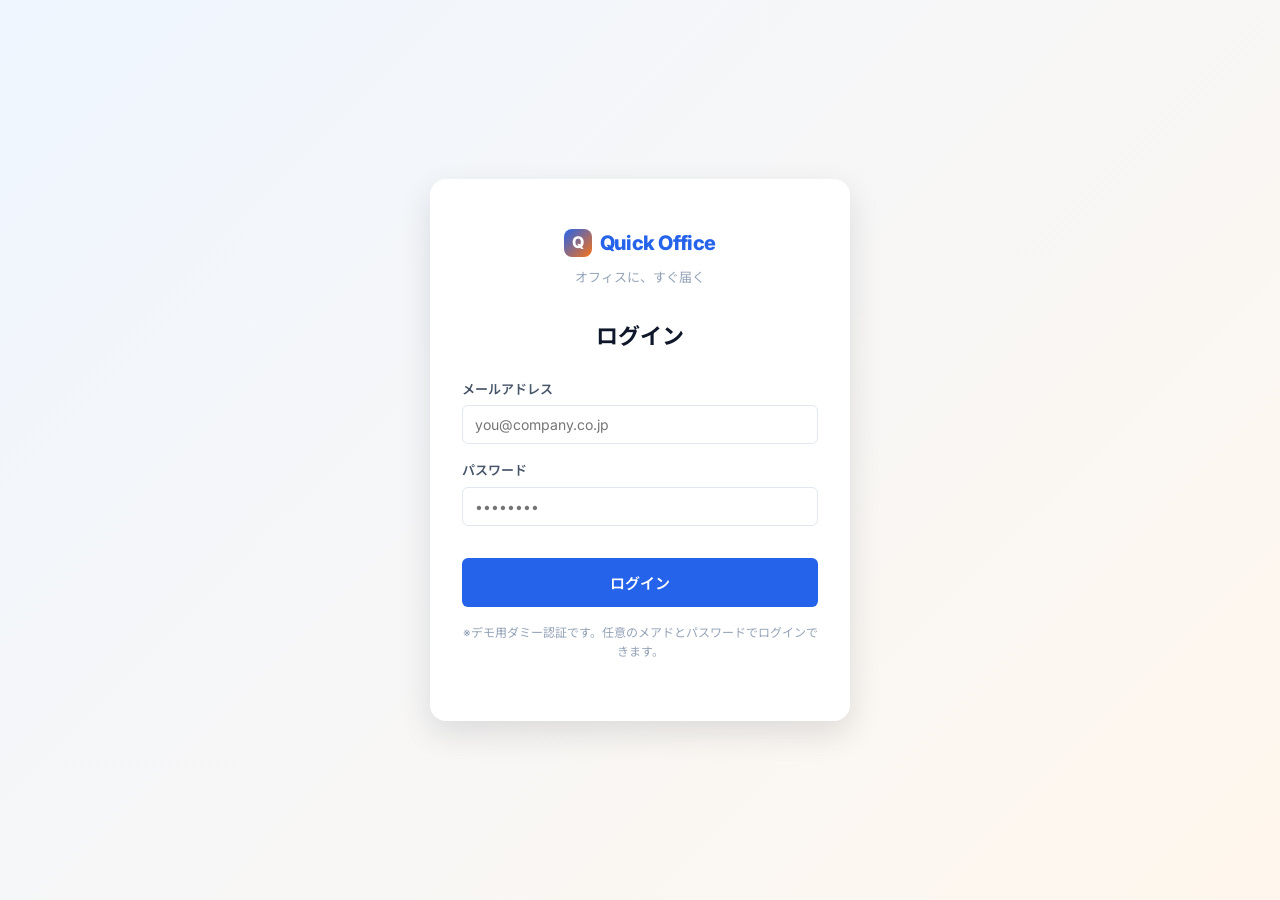
<file: index.html>
<!DOCTYPE html>
<html lang="ja">
<head>
  <meta charset="UTF-8" />
  <meta name="viewport" content="width=device-width, initial-scale=1.0" />
  <title>Quick Office - オフィスに、すぐ届く</title>
  <link rel="preconnect" href="https://fonts.googleapis.com">
  <link rel="preconnect" href="https://fonts.gstatic.com" crossorigin>
  <link href="https://fonts.googleapis.com/css2?family=Inter:wght@400;500;600;700;800&family=Noto+Sans+JP:wght@400;500;600;700;800&display=swap" rel="stylesheet">
  <link rel="stylesheet" href="css/style.css" />
</head>
<body>
  <div id="header-slot"></div>
  <div class="layout">
    <aside class="sidebar">
      <h3>カテゴリ</h3>
      <ul id="cat-list"></ul>
    </aside>
    <main class="main">
      <h1 class="page-title">オフィス用品 商品一覧</h1>
      <div id="filter-bar" class="filter-bar"></div>
      <div id="product-grid" class="product-grid"></div>
    </main>
  </div>

  <script src="js/data.js"></script>
  <script src="js/storage.js"></script>
  <script src="js/auth.js"></script>
  <script src="js/cart.js"></script>
  <script src="js/main.js"></script>
  <script>initIndexPage();</script>
</body>
</html>
</file>
<file: css/style.css>
/* ===== Quick Office Design System ===== */
:root {
  --color-primary: #2563EB;
  --color-primary-dark: #1D4ED8;
  --color-primary-light: #DBEAFE;
  --color-accent: #F97316;
  --color-accent-dark: #EA580C;
  --color-bg: #FFFFFF;
  --color-bg-soft: #F8FAFC;
  --color-bg-muted: #F1F5F9;
  --color-text: #0F172A;
  --color-text-soft: #475569;
  --color-text-muted: #94A3B8;
  --color-border: #E2E8F0;
  --color-success: #16A34A;
  --color-danger: #DC2626;
  --color-warning: #D97706;

  --radius-sm: 6px;
  --radius-md: 10px;
  --radius-lg: 16px;

  --shadow-sm: 0 1px 2px rgba(15, 23, 42, 0.05);
  --shadow-md: 0 4px 12px rgba(15, 23, 42, 0.08);
  --shadow-lg: 0 12px 32px rgba(15, 23, 42, 0.12);

  --space-1: 4px;
  --space-2: 8px;
  --space-3: 12px;
  --space-4: 16px;
  --space-5: 24px;
  --space-6: 32px;
  --space-8: 48px;

  --font-sans: 'Inter', 'Noto Sans JP', -apple-system, BlinkMacSystemFont, 'Helvetica Neue', sans-serif;

  --header-h: 64px;
  --sidebar-w: 220px;
  --container-max: 1280px;
}

* { box-sizing: border-box; }

html, body {
  margin: 0;
  padding: 0;
  font-family: var(--font-sans);
  color: var(--color-text);
  background: var(--color-bg-soft);
  font-size: 14px;
  line-height: 1.6;
  -webkit-font-smoothing: antialiased;
}

a { color: var(--color-primary); text-decoration: none; }
a:hover { text-decoration: underline; }

img { max-width: 100%; display: block; }

button {
  font-family: inherit;
  font-size: inherit;
  cursor: pointer;
  border: none;
  background: none;
  color: inherit;
}

/* ===== Buttons ===== */
.btn {
  display: inline-flex;
  align-items: center;
  justify-content: center;
  gap: var(--space-2);
  padding: 10px 18px;
  border-radius: var(--radius-sm);
  font-weight: 600;
  font-size: 14px;
  transition: transform 0.08s ease, background 0.15s ease, box-shadow 0.15s ease;
  white-space: nowrap;
}
.btn:active { transform: translateY(1px); }
.btn-primary {
  background: var(--color-primary);
  color: #fff;
}
.btn-primary:hover { background: var(--color-primary-dark); }
.btn-accent {
  background: var(--color-accent);
  color: #fff;
}
.btn-accent:hover { background: var(--color-accent-dark); }
.btn-outline {
  background: #fff;
  color: var(--color-text);
  border: 1px solid var(--color-border);
}
.btn-outline:hover { background: var(--color-bg-muted); }
.btn-ghost {
  background: transparent;
  color: var(--color-text-soft);
}
.btn-ghost:hover { background: var(--color-bg-muted); }
.btn-block { width: 100%; }
.btn-lg { padding: 14px 24px; font-size: 15px; }
.btn[disabled] { opacity: 0.5; cursor: not-allowed; }

/* ===== Header ===== */
.header {
  position: sticky;
  top: 0;
  z-index: 50;
  background: #fff;
  border-bottom: 1px solid var(--color-border);
  height: var(--header-h);
  display: flex;
  align-items: center;
  padding: 0 var(--space-5);
  gap: var(--space-5);
}
.logo {
  display: flex;
  align-items: center;
  gap: var(--space-2);
  font-weight: 800;
  font-size: 20px;
  color: var(--color-primary);
  letter-spacing: -0.02em;
}
.logo .logo-mark {
  width: 28px;
  height: 28px;
  border-radius: 8px;
  background: linear-gradient(135deg, var(--color-primary), var(--color-accent));
  display: inline-flex;
  align-items: center;
  justify-content: center;
  color: #fff;
  font-size: 16px;
}
.logo .logo-tag {
  font-size: 11px;
  color: var(--color-text-muted);
  font-weight: 500;
  margin-left: var(--space-2);
}

.search {
  flex: 1;
  max-width: 520px;
  position: relative;
}
.search input {
  width: 100%;
  height: 40px;
  padding: 0 var(--space-4) 0 38px;
  border-radius: var(--radius-sm);
  border: 1px solid var(--color-border);
  background: var(--color-bg-soft);
  font-size: 14px;
}
.search input:focus {
  outline: none;
  border-color: var(--color-primary);
  background: #fff;
  box-shadow: 0 0 0 3px var(--color-primary-light);
}
.search::before {
  content: "🔍";
  position: absolute;
  left: 12px;
  top: 50%;
  transform: translateY(-50%);
  font-size: 14px;
  opacity: 0.5;
}

.header-actions {
  display: flex;
  align-items: center;
  gap: var(--space-3);
}
.cart-btn {
  position: relative;
  display: inline-flex;
  align-items: center;
  gap: var(--space-2);
  padding: 8px 14px;
  border-radius: var(--radius-sm);
  background: var(--color-bg-muted);
  font-weight: 600;
  color: var(--color-text);
}
.cart-btn:hover { background: var(--color-primary-light); text-decoration: none; }
.cart-count {
  background: var(--color-accent);
  color: #fff;
  font-size: 12px;
  font-weight: 700;
  border-radius: 999px;
  padding: 2px 8px;
  min-width: 22px;
  text-align: center;
}
.user-name {
  font-weight: 600;
  color: var(--color-text-soft);
  font-size: 13px;
}

/* ===== Layout ===== */
.layout {
  display: grid;
  grid-template-columns: var(--sidebar-w) 1fr;
  max-width: var(--container-max);
  margin: 0 auto;
  gap: var(--space-5);
  padding: var(--space-5);
}
.sidebar {
  background: #fff;
  border-radius: var(--radius-md);
  padding: var(--space-4);
  align-self: start;
  border: 1px solid var(--color-border);
  position: sticky;
  top: calc(var(--header-h) + var(--space-5));
}
.sidebar h3 {
  font-size: 12px;
  font-weight: 700;
  text-transform: uppercase;
  letter-spacing: 0.06em;
  color: var(--color-text-muted);
  margin: 0 0 var(--space-3) 0;
}
.sidebar ul {
  list-style: none;
  margin: 0;
  padding: 0;
}
.sidebar li button {
  display: block;
  width: 100%;
  text-align: left;
  padding: 9px 12px;
  border-radius: var(--radius-sm);
  color: var(--color-text-soft);
  font-size: 13.5px;
  font-weight: 500;
}
.sidebar li button:hover { background: var(--color-bg-muted); color: var(--color-text); }
.sidebar li button.active {
  background: var(--color-primary-light);
  color: var(--color-primary-dark);
  font-weight: 600;
}

.main { min-width: 0; }

.page-title {
  font-size: 22px;
  font-weight: 700;
  margin: 0 0 var(--space-5) 0;
  letter-spacing: -0.01em;
}

/* ===== Product Grid ===== */
.product-grid {
  display: grid;
  grid-template-columns: repeat(auto-fill, minmax(220px, 1fr));
  gap: var(--space-4);
}
.product-card {
  background: #fff;
  border: 1px solid var(--color-border);
  border-radius: var(--radius-md);
  overflow: hidden;
  display: flex;
  flex-direction: column;
  transition: transform 0.15s ease, box-shadow 0.15s ease, border-color 0.15s ease;
}
.product-card:hover {
  transform: translateY(-2px);
  box-shadow: var(--shadow-md);
  border-color: #cbd5e1;
}
.product-card-img {
  aspect-ratio: 4 / 3;
  background: var(--color-bg-muted);
  overflow: hidden;
  cursor: pointer;
}
.product-card-img img {
  width: 100%;
  height: 100%;
  object-fit: cover;
  transition: transform 0.3s ease;
}
.product-card:hover .product-card-img img { transform: scale(1.04); }
.product-card-body {
  padding: var(--space-3) var(--space-4);
  display: flex;
  flex-direction: column;
  flex: 1;
  gap: var(--space-2);
}
.product-card-cat {
  font-size: 11px;
  color: var(--color-primary);
  font-weight: 600;
  background: var(--color-primary-light);
  padding: 2px 8px;
  border-radius: 999px;
  align-self: flex-start;
}
.product-card-name {
  font-size: 14px;
  font-weight: 600;
  color: var(--color-text);
  cursor: pointer;
  line-height: 1.4;
  display: -webkit-box;
  -webkit-line-clamp: 2;
  -webkit-box-orient: vertical;
  overflow: hidden;
  margin: 0;
}
.product-card-name:hover { color: var(--color-primary); }
.product-card-meta {
  font-size: 11.5px;
  color: var(--color-text-muted);
}
.product-card-price-row {
  display: flex;
  align-items: baseline;
  justify-content: space-between;
  margin-top: auto;
  gap: var(--space-2);
}
.product-card-price {
  font-size: 18px;
  font-weight: 700;
  color: var(--color-text);
}
.product-card-price small {
  font-size: 11px;
  font-weight: 500;
  color: var(--color-text-muted);
  margin-left: 2px;
}
.stock-badge {
  font-size: 11px;
  font-weight: 600;
  padding: 2px 8px;
  border-radius: 999px;
}
.stock-in { background: #DCFCE7; color: #15803D; }
.stock-low { background: #FEF3C7; color: #B45309; }
.stock-out { background: #FEE2E2; color: #B91C1C; }
.product-card-action {
  padding: 0 var(--space-4) var(--space-4);
}
.product-card.is-low {
  border-color: #FCD34D;
  box-shadow: 0 0 0 2px rgba(252, 211, 77, 0.18);
}
.product-card-stock {
  display: flex;
  align-items: center;
  gap: var(--space-2);
  font-size: 11.5px;
  color: var(--color-text-muted);
}
.product-card-stock .reorder-point {
  font-size: 11px;
}
.product-card-meta code {
  font-family: 'SF Mono', Menlo, Consolas, monospace;
  font-size: 11px;
  background: var(--color-bg-muted);
  padding: 1px 5px;
  border-radius: 3px;
  color: var(--color-text);
}

/* ===== Filter chips ===== */
.filter-bar {
  display: flex;
  gap: var(--space-2);
  flex-wrap: wrap;
  margin-bottom: var(--space-4);
}
.filter-chip {
  padding: 6px 14px;
  border-radius: 999px;
  background: #fff;
  border: 1px solid var(--color-border);
  font-size: 13px;
  font-weight: 500;
  color: var(--color-text-soft);
  display: inline-flex;
  align-items: center;
  gap: 6px;
  transition: all 0.15s ease;
}
.filter-chip:hover { background: var(--color-bg-muted); }
.filter-chip.active {
  background: var(--color-primary);
  color: #fff;
  border-color: var(--color-primary);
}
.filter-chip-warn.active {
  background: var(--color-accent);
  border-color: var(--color-accent);
}
.filter-chip .chip-badge {
  background: rgba(255, 255, 255, 0.25);
  padding: 1px 7px;
  border-radius: 999px;
  font-size: 11px;
  font-weight: 700;
}
.filter-chip:not(.active) .chip-badge {
  background: var(--color-accent);
  color: #fff;
}

/* ===== Login Page ===== */
.login-shell {
  min-height: 100vh;
  display: grid;
  place-items: center;
  background: linear-gradient(135deg, #EFF6FF 0%, #FFF7ED 100%);
  padding: var(--space-5);
}
.login-card {
  width: 100%;
  max-width: 420px;
  background: #fff;
  border-radius: var(--radius-lg);
  box-shadow: var(--shadow-lg);
  padding: var(--space-8) var(--space-6);
}
.login-card .logo { justify-content: center; margin-bottom: var(--space-2); }
.login-tagline {
  text-align: center;
  color: var(--color-text-muted);
  margin: 0 0 var(--space-6);
  font-size: 13px;
}
.login-card h1 {
  text-align: center;
  font-size: 22px;
  margin: 0 0 var(--space-5);
  font-weight: 700;
}

.field {
  display: flex;
  flex-direction: column;
  gap: 6px;
  margin-bottom: var(--space-4);
}
.field label {
  font-size: 13px;
  font-weight: 600;
  color: var(--color-text-soft);
}
.field input,
.field select,
.field textarea {
  font-family: inherit;
  font-size: 14px;
  padding: 10px 12px;
  border: 1px solid var(--color-border);
  border-radius: var(--radius-sm);
  background: #fff;
  color: var(--color-text);
}
.field input:focus,
.field select:focus,
.field textarea:focus {
  outline: none;
  border-color: var(--color-primary);
  box-shadow: 0 0 0 3px var(--color-primary-light);
}
.field-error {
  font-size: 12px;
  color: var(--color-danger);
  min-height: 16px;
}
.login-hint {
  margin-top: var(--space-4);
  text-align: center;
  font-size: 12px;
  color: var(--color-text-muted);
}

/* ===== Product Detail ===== */
.detail-wrap {
  display: grid;
  grid-template-columns: 1fr 1fr;
  gap: var(--space-6);
  background: #fff;
  border: 1px solid var(--color-border);
  border-radius: var(--radius-md);
  padding: var(--space-6);
}
.detail-img {
  aspect-ratio: 1 / 1;
  background: var(--color-bg-muted);
  border-radius: var(--radius-md);
  overflow: hidden;
}
.detail-img img { width: 100%; height: 100%; object-fit: cover; }
.detail-cat {
  display: inline-block;
  font-size: 12px;
  color: var(--color-primary);
  font-weight: 600;
  background: var(--color-primary-light);
  padding: 4px 10px;
  border-radius: 999px;
  margin-bottom: var(--space-3);
}
.detail-name { font-size: 26px; margin: 0 0 var(--space-3); font-weight: 700; line-height: 1.3; }
.detail-meta {
  display: flex;
  flex-wrap: wrap;
  gap: var(--space-4);
  font-size: 13px;
  color: var(--color-text-soft);
  border-top: 1px solid var(--color-border);
  border-bottom: 1px solid var(--color-border);
  padding: var(--space-3) 0;
  margin: var(--space-4) 0;
}
.detail-meta span strong { color: var(--color-text); margin-right: 4px; }
.detail-price-row {
  display: flex;
  align-items: baseline;
  gap: var(--space-3);
  margin-bottom: var(--space-4);
}
.detail-price { font-size: 32px; font-weight: 800; color: var(--color-text); }
.detail-price-tax { font-size: 13px; color: var(--color-text-muted); }
.detail-desc {
  color: var(--color-text-soft);
  font-size: 14px;
  margin-bottom: var(--space-5);
  white-space: pre-wrap;
}
.qty-row {
  display: flex;
  align-items: center;
  gap: var(--space-3);
  margin-bottom: var(--space-5);
}
.qty-row label { font-weight: 600; }
.qty-input {
  display: inline-flex;
  align-items: stretch;
  border: 1px solid var(--color-border);
  border-radius: var(--radius-sm);
  overflow: hidden;
}
.qty-input button {
  width: 36px;
  background: var(--color-bg-muted);
  font-weight: 700;
  font-size: 16px;
}
.qty-input button:hover { background: var(--color-primary-light); }
.qty-input input {
  width: 56px;
  border: none;
  text-align: center;
  font-size: 14px;
  font-weight: 600;
}
.qty-input input:focus { outline: none; }
.suggest-hint {
  font-size: 12px;
  color: var(--color-text-muted);
  margin-left: var(--space-2);
}

.back-link {
  display: inline-flex;
  align-items: center;
  gap: 6px;
  margin-bottom: var(--space-4);
  color: var(--color-text-soft);
  font-size: 13px;
}
.back-link:hover { color: var(--color-primary); text-decoration: none; }

/* ===== Cart ===== */
.cart-layout {
  display: grid;
  grid-template-columns: 1fr 320px;
  gap: var(--space-5);
  max-width: var(--container-max);
  margin: 0 auto;
  padding: var(--space-5);
}
.cart-list {
  background: #fff;
  border: 1px solid var(--color-border);
  border-radius: var(--radius-md);
  overflow: hidden;
}
.cart-row {
  display: grid;
  grid-template-columns: 88px 1fr auto auto auto;
  align-items: center;
  gap: var(--space-4);
  padding: var(--space-4);
  border-bottom: 1px solid var(--color-border);
}
.cart-row:last-child { border-bottom: none; }
.cart-row-img {
  width: 88px;
  height: 88px;
  border-radius: var(--radius-sm);
  background: var(--color-bg-muted);
  overflow: hidden;
}
.cart-row-img img { width: 100%; height: 100%; object-fit: cover; }
.cart-row-name {
  font-weight: 600;
  font-size: 14px;
  margin: 0 0 4px;
}
.cart-row-meta {
  font-size: 12px;
  color: var(--color-text-muted);
}
.cart-row-price { font-weight: 700; font-size: 15px; min-width: 80px; text-align: right; }
.cart-row-remove {
  font-size: 20px;
  color: var(--color-text-muted);
  width: 32px;
  height: 32px;
  border-radius: 50%;
}
.cart-row-remove:hover { background: #FEE2E2; color: var(--color-danger); }

.cart-summary {
  background: #fff;
  border: 1px solid var(--color-border);
  border-radius: var(--radius-md);
  padding: var(--space-5);
  align-self: start;
  position: sticky;
  top: calc(var(--header-h) + var(--space-5));
}
.cart-summary h3 { margin: 0 0 var(--space-4); font-size: 16px; }
.summary-row {
  display: flex;
  justify-content: space-between;
  font-size: 13.5px;
  color: var(--color-text-soft);
  margin-bottom: var(--space-2);
}
.summary-total {
  display: flex;
  justify-content: space-between;
  align-items: baseline;
  font-size: 14px;
  border-top: 1px solid var(--color-border);
  padding-top: var(--space-3);
  margin-top: var(--space-3);
  font-weight: 700;
  color: var(--color-text);
}
.summary-total b { font-size: 22px; }

/* ===== Checkout ===== */
.checkout-layout {
  display: grid;
  grid-template-columns: 1fr 320px;
  gap: var(--space-5);
}
.checkout-form { display: contents; }
.form-section {
  background: #fff;
  border: 1px solid var(--color-border);
  border-radius: var(--radius-md);
  padding: var(--space-5);
  margin-bottom: var(--space-4);
  grid-column: 1;
}
.form-section h2 {
  margin: 0 0 var(--space-4);
  font-size: 16px;
  font-weight: 700;
}
.form-grid {
  display: grid;
  grid-template-columns: 1fr 1fr;
  gap: var(--space-3);
}
.field-full { grid-column: 1 / -1; }
.checkout-summary {
  grid-column: 2;
  grid-row: 1 / span 2;
}
.checkout-items {
  display: flex;
  flex-direction: column;
  gap: var(--space-3);
}
.checkout-item {
  display: grid;
  grid-template-columns: 56px 1fr auto;
  align-items: center;
  gap: var(--space-3);
  padding: var(--space-3) 0;
  border-bottom: 1px solid var(--color-border);
}
.checkout-item:last-child { border-bottom: none; }
.ci-img {
  width: 56px;
  height: 56px;
  border-radius: var(--radius-sm);
  background: var(--color-bg-muted);
  overflow: hidden;
}
.ci-img img { width: 100%; height: 100%; object-fit: cover; }
.ci-name { font-weight: 600; font-size: 14px; margin-bottom: 2px; }
.ci-meta { font-size: 12px; color: var(--color-text-muted); }
.ci-sub { font-weight: 700; }

@media (max-width: 880px) {
  .checkout-layout { grid-template-columns: 1fr; }
  .checkout-summary { grid-column: 1; grid-row: auto; position: static; }
  .form-grid { grid-template-columns: 1fr; }
}

/* ===== Order Complete ===== */
.center-container {
  max-width: 720px;
  margin: 0 auto;
  padding: var(--space-6) var(--space-5);
}
.success-card {
  background: #fff;
  border: 1px solid var(--color-border);
  border-radius: var(--radius-lg);
  padding: var(--space-8);
  text-align: center;
  box-shadow: var(--shadow-sm);
}
.success-icon {
  width: 64px;
  height: 64px;
  border-radius: 50%;
  background: #DCFCE7;
  color: #15803D;
  display: inline-flex;
  align-items: center;
  justify-content: center;
  font-size: 32px;
  margin-bottom: var(--space-4);
}
.success-card h1 { margin: 0 0 var(--space-2); font-size: 26px; }
.success-card p { color: var(--color-text-soft); margin: 0 0 var(--space-5); }
.order-number {
  display: inline-block;
  background: var(--color-bg-muted);
  padding: 8px 16px;
  border-radius: var(--radius-sm);
  font-family: 'SF Mono', Menlo, Consolas, monospace;
  font-weight: 600;
  margin-bottom: var(--space-5);
}
.success-actions {
  display: flex;
  gap: var(--space-3);
  justify-content: center;
  flex-wrap: wrap;
  margin-top: var(--space-5);
}

/* ===== Orders History ===== */
.orders-container {
  max-width: 960px;
  margin: 0 auto;
  padding: var(--space-5);
}
.order-card {
  background: #fff;
  border: 1px solid var(--color-border);
  border-radius: var(--radius-md);
  padding: var(--space-4) var(--space-5);
  margin-bottom: var(--space-3);
}
.order-card-head {
  display: flex;
  justify-content: space-between;
  align-items: center;
  flex-wrap: wrap;
  gap: var(--space-3);
  border-bottom: 1px solid var(--color-border);
  padding-bottom: var(--space-3);
  margin-bottom: var(--space-3);
}
.order-id {
  font-family: 'SF Mono', Menlo, Consolas, monospace;
  font-weight: 600;
  font-size: 14px;
}
.order-date { font-size: 12px; color: var(--color-text-muted); }
.order-total { font-weight: 700; font-size: 16px; }
.order-items {
  font-size: 13px;
  color: var(--color-text-soft);
}
.order-items .item-line {
  display: flex;
  justify-content: space-between;
  padding: 3px 0;
}
.order-actions {
  margin-top: var(--space-3);
  display: flex;
  gap: var(--space-2);
  justify-content: flex-end;
}

/* ===== Empty / Toast ===== */
.empty {
  background: #fff;
  border: 1px dashed var(--color-border);
  border-radius: var(--radius-md);
  padding: var(--space-8);
  text-align: center;
  color: var(--color-text-muted);
}
.empty .empty-icon { font-size: 48px; margin-bottom: var(--space-3); opacity: 0.5; }
.empty h3 { margin: 0 0 var(--space-2); color: var(--color-text); font-weight: 700; }

.toast {
  position: fixed;
  bottom: 32px;
  left: 50%;
  transform: translateX(-50%) translateY(20px);
  background: #0F172A;
  color: #fff;
  padding: 12px 24px;
  border-radius: var(--radius-sm);
  font-size: 14px;
  font-weight: 600;
  opacity: 0;
  transition: all 0.25s ease;
  pointer-events: none;
  z-index: 100;
  box-shadow: var(--shadow-lg);
}
.toast.show {
  opacity: 1;
  transform: translateX(-50%) translateY(0);
}

/* ===== Receipt (hidden render target) ===== */
.receipt-render {
  position: absolute;
  left: -10000px;
  top: 0;
  width: 700px;
  background: #fff;
  padding: 48px 56px;
  font-family: 'Noto Sans JP', sans-serif;
  color: #1e293b;
  font-size: 13px;
  line-height: 1.7;
}
.receipt-render h1 {
  font-size: 28px;
  text-align: center;
  letter-spacing: 0.4em;
  margin: 0 0 24px;
  font-weight: 700;
  border-bottom: 2px solid #1e293b;
  padding-bottom: 12px;
}
.receipt-meta {
  display: flex;
  justify-content: space-between;
  margin-bottom: 24px;
  font-size: 12px;
}
.receipt-to {
  font-size: 18px;
  font-weight: 700;
  border-bottom: 1px solid #94a3b8;
  padding-bottom: 8px;
  margin-bottom: 16px;
}
.receipt-amount-box {
  background: #f1f5f9;
  border: 1px solid #cbd5e1;
  padding: 16px 20px;
  margin: 16px 0;
  text-align: center;
}
.receipt-amount-box .amount {
  font-size: 32px;
  font-weight: 800;
  letter-spacing: 0.05em;
}
.receipt-amount-box .label {
  font-size: 11px;
  color: #64748b;
  margin-bottom: 4px;
}
.receipt-table {
  width: 100%;
  border-collapse: collapse;
  margin: 16px 0;
  font-size: 12px;
}
.receipt-table th,
.receipt-table td {
  border-bottom: 1px solid #cbd5e1;
  padding: 8px 6px;
  text-align: left;
}
.receipt-table th {
  background: #f8fafc;
  font-weight: 600;
}
.receipt-table .num { text-align: right; }
.receipt-totals {
  margin-left: auto;
  width: 50%;
  font-size: 12px;
}
.receipt-totals .row {
  display: flex;
  justify-content: space-between;
  padding: 4px 0;
}
.receipt-totals .row.total {
  border-top: 2px solid #1e293b;
  font-weight: 700;
  font-size: 14px;
  padding-top: 8px;
  margin-top: 4px;
}
.receipt-footer {
  margin-top: 32px;
  padding-top: 16px;
  border-top: 1px solid #cbd5e1;
  font-size: 11px;
  color: #475569;
}
.receipt-footer .corp {
  font-size: 14px;
  font-weight: 700;
  color: #1e293b;
  margin-bottom: 4px;
}
.receipt-stamp {
  position: absolute;
  right: 56px;
  top: 110px;
  width: 80px;
  height: 80px;
  border: 3px solid #dc2626;
  color: #dc2626;
  border-radius: 50%;
  display: flex;
  align-items: center;
  justify-content: center;
  font-weight: 700;
  font-size: 24px;
  font-family: 'Noto Sans JP', serif;
  transform: rotate(-12deg);
  opacity: 0.85;
}

/* ===== Issuer Settings ===== */
.notice {
  border-radius: var(--radius-md);
  padding: var(--space-3) var(--space-4);
  margin-bottom: var(--space-4);
  font-size: 13.5px;
  display: flex;
  gap: var(--space-2);
  align-items: flex-start;
  line-height: 1.6;
}
.notice-warn {
  background: #FEF3C7;
  border: 1px solid #FCD34D;
  color: #92400E;
}
.notice-info {
  background: var(--color-primary-light);
  border: 1px solid #93C5FD;
  color: var(--color-primary-dark);
}
.field-help {
  font-size: 11.5px;
  color: var(--color-text-muted);
  margin-top: 2px;
}
.form-actions {
  display: flex;
  gap: var(--space-3);
  flex-wrap: wrap;
  margin-top: var(--space-5);
  padding-top: var(--space-4);
  border-top: 1px solid var(--color-border);
}
.badge-dot {
  display: inline-block;
  width: 8px;
  height: 8px;
  border-radius: 50%;
  background: var(--color-accent);
  margin-left: 4px;
  vertical-align: super;
  box-shadow: 0 0 0 2px rgba(249, 115, 22, 0.25);
  animation: badge-pulse 2s infinite;
}
@keyframes badge-pulse {
  0%, 100% { transform: scale(1); }
  50%      { transform: scale(1.2); }
}

/* ===== Modal ===== */
.qo-modal-overlay {
  position: fixed;
  inset: 0;
  background: rgba(15, 23, 42, 0.6);
  z-index: 200;
  display: grid;
  place-items: center;
  padding: var(--space-5);
  animation: fade-in 0.18s ease;
}
@keyframes fade-in { from { opacity: 0; } to { opacity: 1; } }
.qo-modal {
  background: #fff;
  border-radius: var(--radius-lg);
  padding: var(--space-6);
  max-width: 480px;
  width: 100%;
  box-shadow: var(--shadow-lg);
  text-align: center;
  animation: modal-pop 0.22s cubic-bezier(0.4, 0.0, 0.2, 1.0);
}
@keyframes modal-pop {
  from { opacity: 0; transform: scale(0.92) translateY(8px); }
  to   { opacity: 1; transform: scale(1) translateY(0); }
}
.qo-modal-icon {
  font-size: 48px;
  margin-bottom: var(--space-3);
}
.qo-modal h2 {
  margin: 0 0 var(--space-3);
  font-size: 19px;
  font-weight: 700;
  color: var(--color-text);
}
.qo-modal p {
  margin: 0 0 var(--space-5);
  color: var(--color-text-soft);
  font-size: 14px;
  line-height: 1.7;
}
.qo-modal-actions {
  display: flex;
  flex-direction: column;
  gap: var(--space-2);
  align-items: stretch;
}
.qo-modal-actions .btn { width: 100%; }

/* 領収書 発行元ラベル */
.receipt-issuer-label {
  font-size: 11px;
  color: #64748b;
  letter-spacing: 0.1em;
  margin-bottom: 6px;
  font-weight: 600;
}

/* ===== Responsive ===== */
@media (max-width: 880px) {
  .layout {
    grid-template-columns: 1fr;
  }
  .sidebar {
    position: static;
    overflow-x: auto;
  }
  .sidebar ul {
    display: flex;
    gap: 4px;
  }
  .sidebar li button {
    white-space: nowrap;
    width: auto;
  }
  .detail-wrap {
    grid-template-columns: 1fr;
    padding: var(--space-4);
  }
  .cart-layout {
    grid-template-columns: 1fr;
  }
  .cart-summary {
    position: static;
  }
  .header { gap: var(--space-3); padding: 0 var(--space-3); }
  .logo .logo-tag { display: none; }
  .user-name { display: none; }
}

@media (max-width: 600px) {
  .product-grid {
    grid-template-columns: repeat(auto-fill, minmax(160px, 1fr));
    gap: var(--space-3);
  }
  .cart-row {
    grid-template-columns: 64px 1fr auto;
    grid-template-areas:
      "img name remove"
      "img price price"
      "img qty qty";
  }
  .cart-row-img { width: 64px; height: 64px; grid-area: img; }
  .cart-row-info { grid-area: name; }
  .cart-row-price { grid-area: price; text-align: left; }
  .cart-row-qty { grid-area: qty; }
  .cart-row-remove { grid-area: remove; }
  .detail-name { font-size: 22px; }
  .detail-price { font-size: 26px; }
}
</file>
